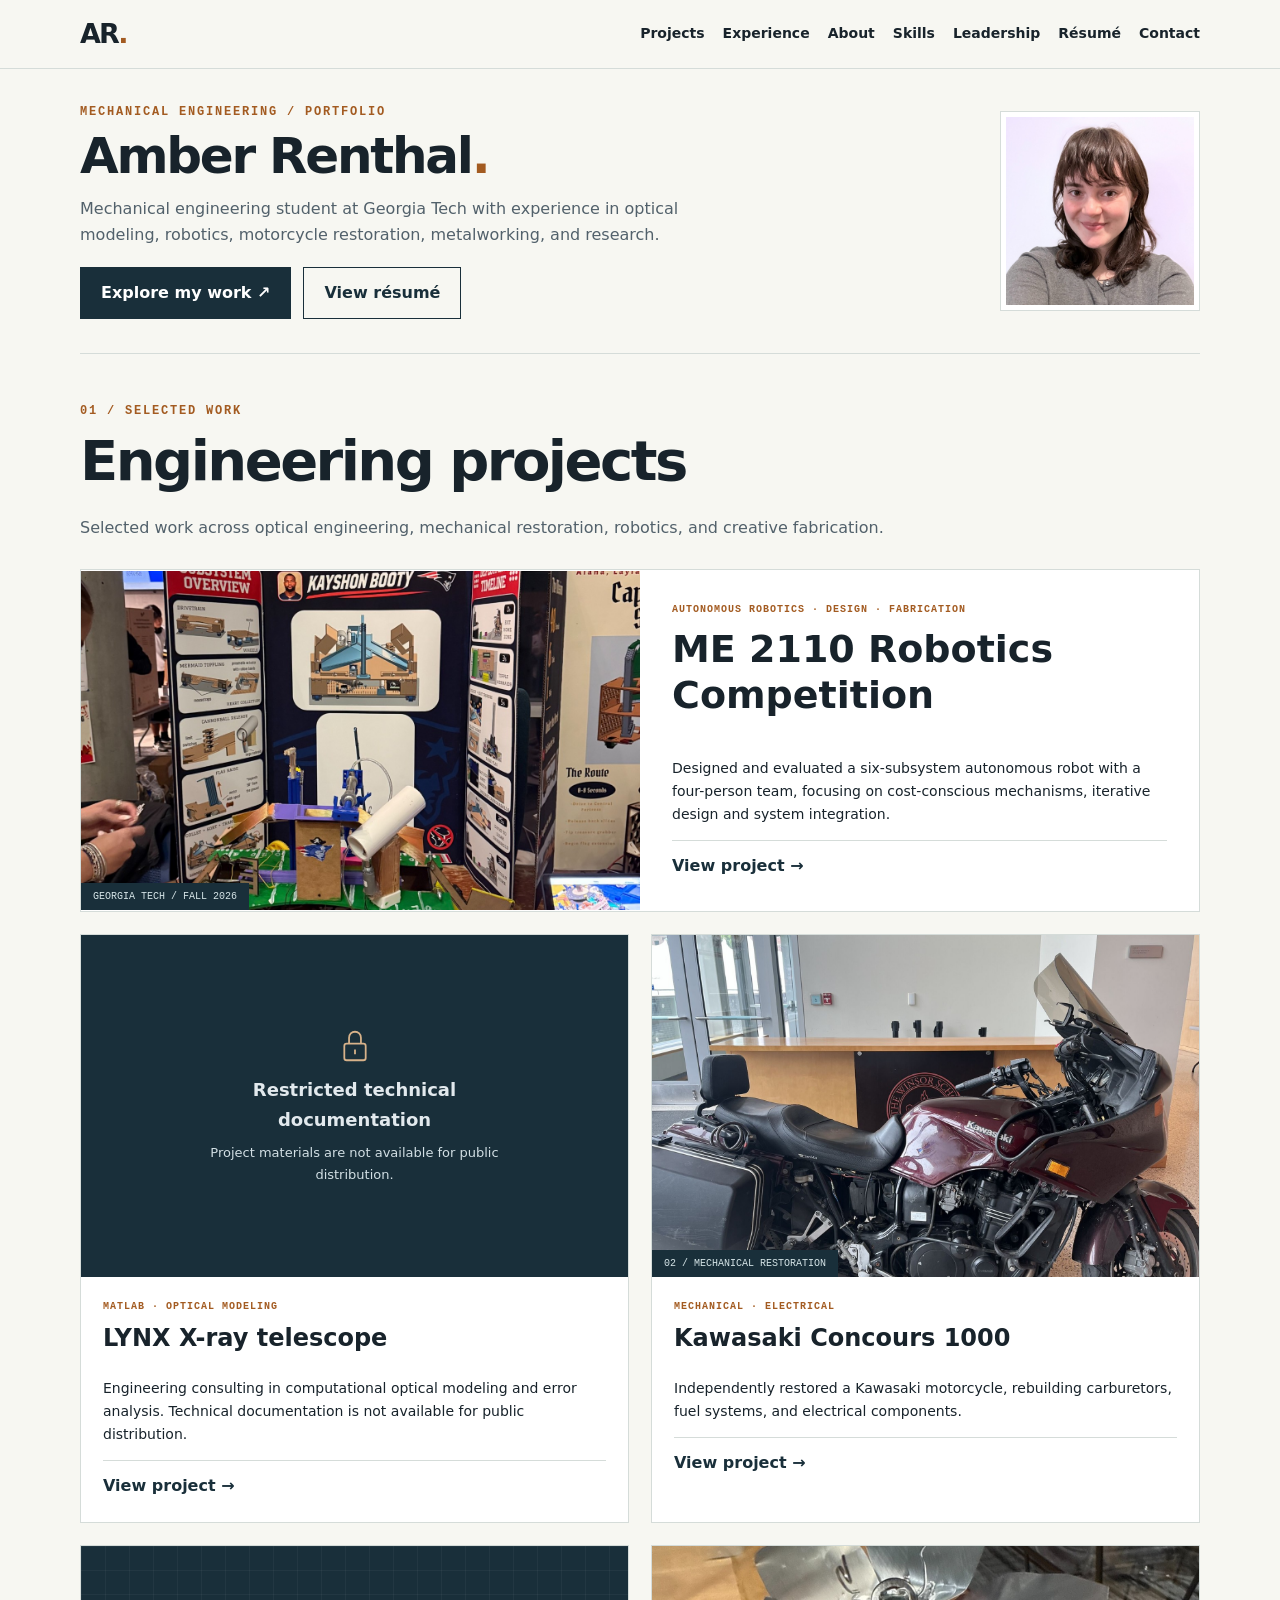
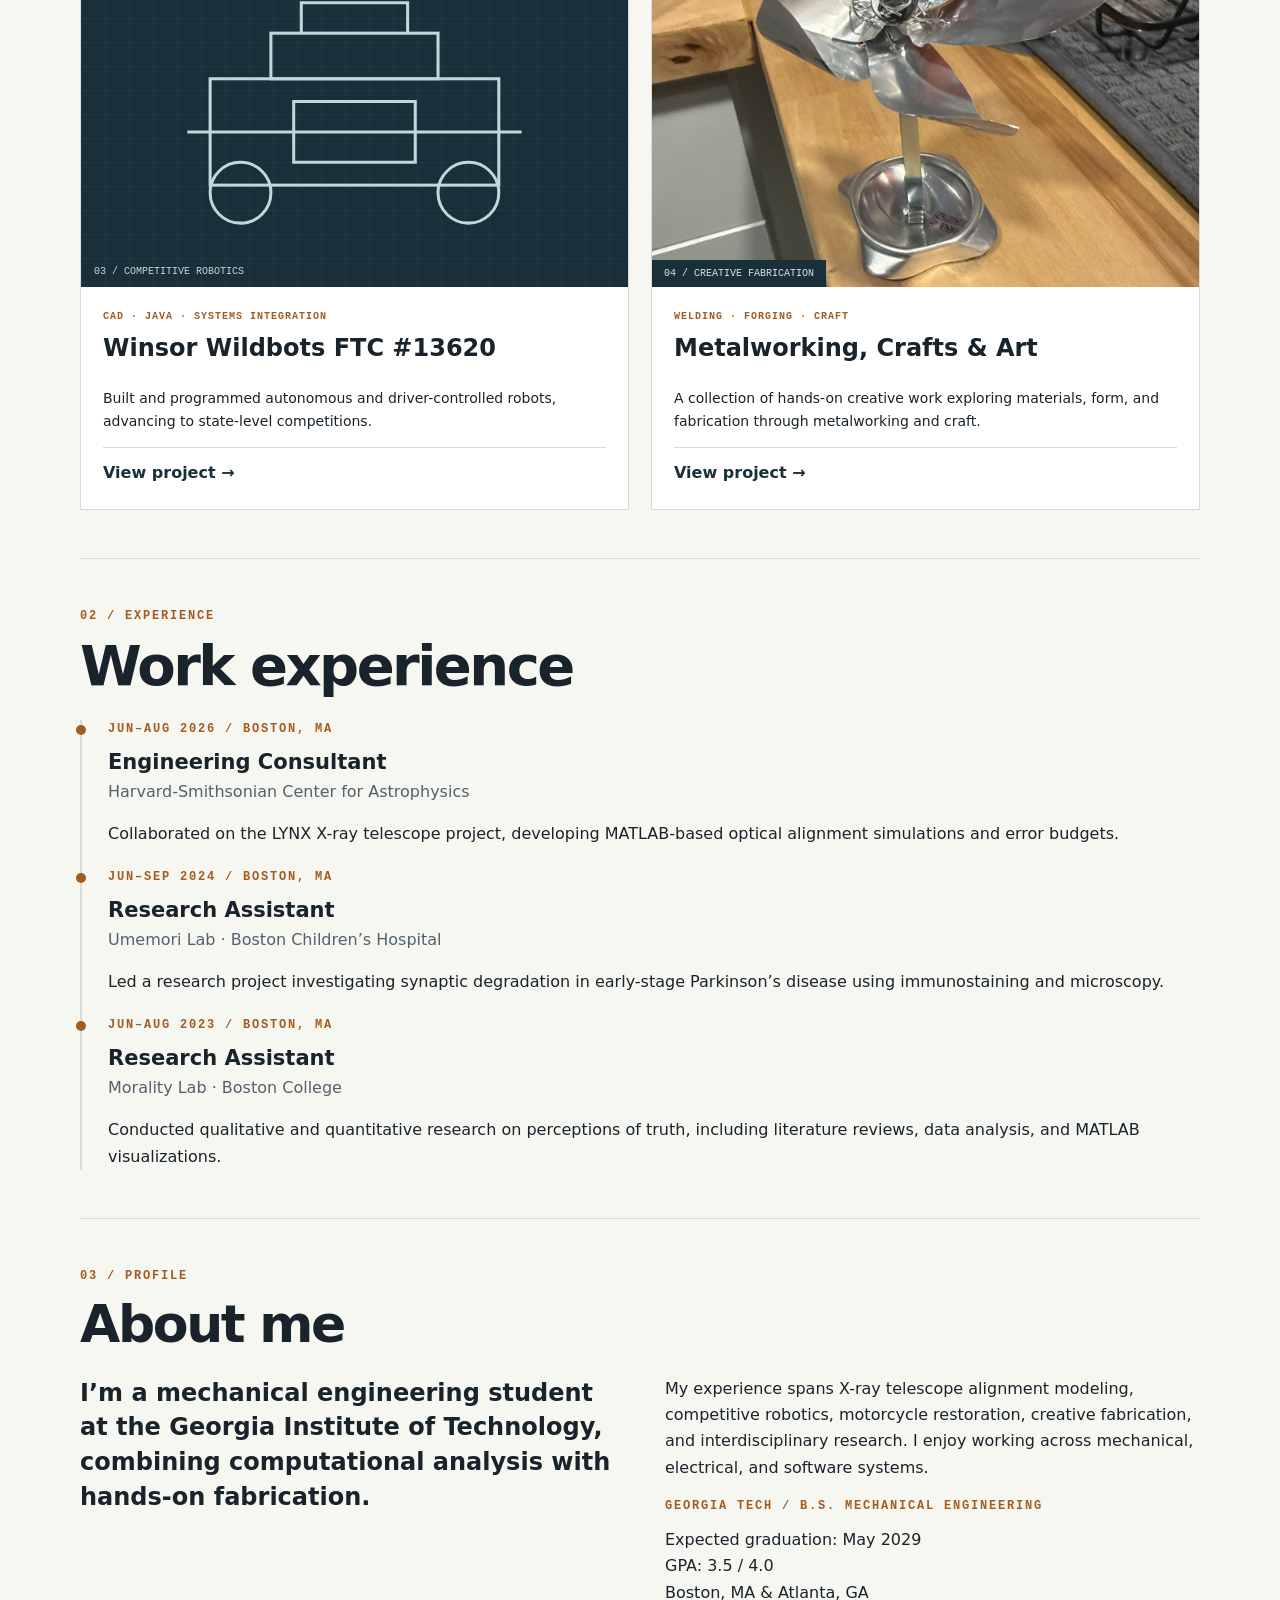
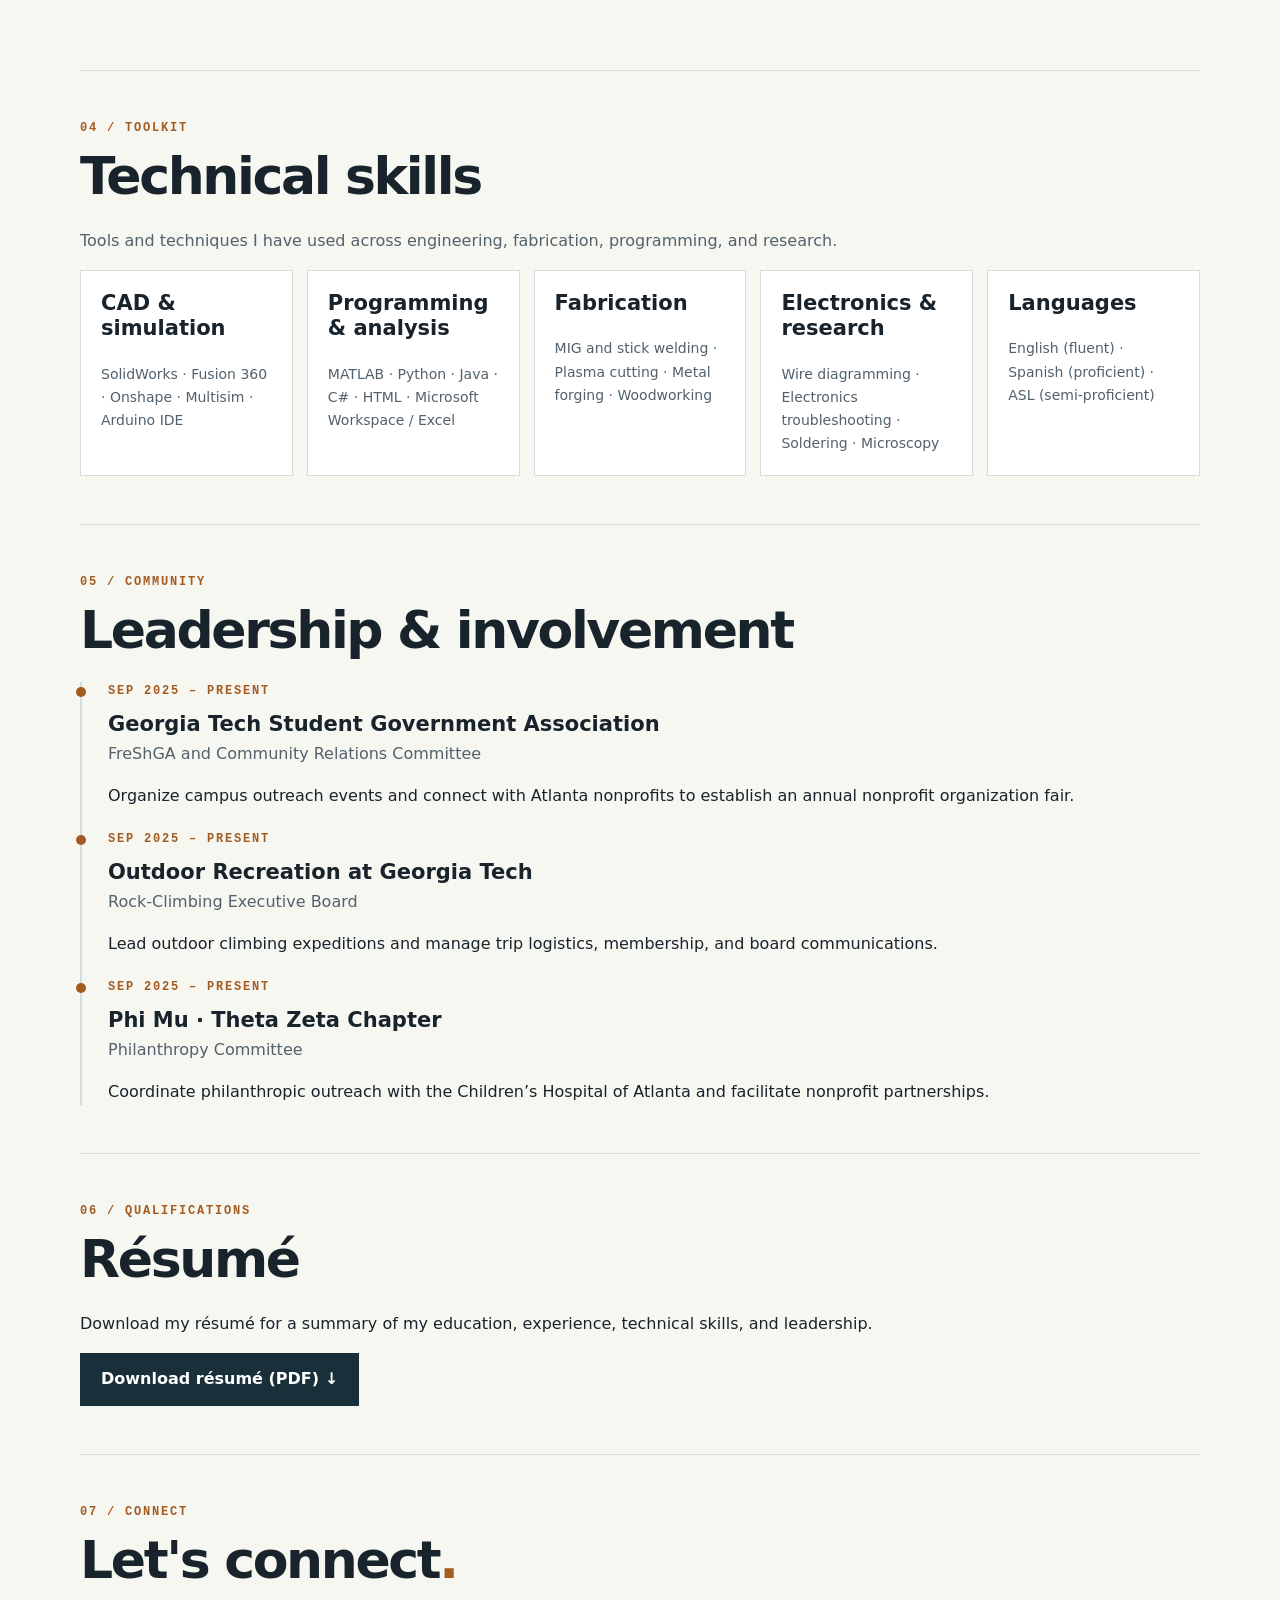
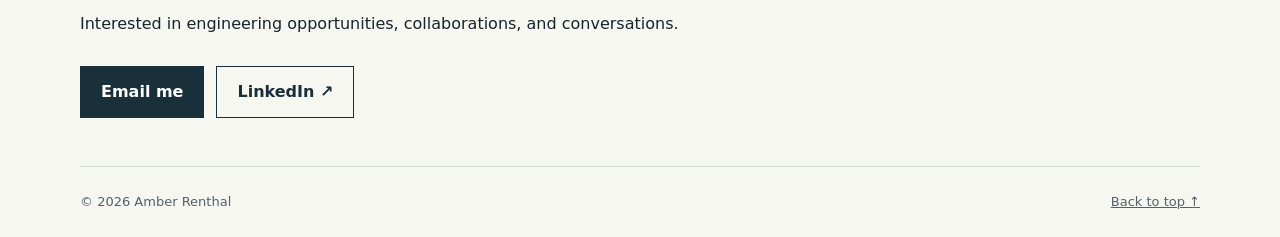
<file: index.html>
<!DOCTYPE html>

<html lang="en"><head><meta charset="utf-8"/><meta content="width=device-width,initial-scale=1" name="viewport"/><meta content="Amber Renthal, Georgia Tech mechanical engineering student. Optical modeling, robotics, fabrication, and research." name="description"/><title>Amber Renthal | Mechanical Engineering</title><link href="style.css" rel="stylesheet"/></head><body>
<a class="skip" href="#main">Skip to content</a><header><nav aria-label="Main navigation" class="wrap"><a class="brand" href="#home">AR<span>.</span></a><button aria-controls="links" aria-expanded="false" id="menu">Menu</button><div id="links"><a href="#projects">Projects</a><a href="#experience">Experience</a><a href="#about">About</a><a href="#skills">Skills</a><a href="#leadership">Leadership</a><a href="#resume">Résumé</a><a href="#contact">Contact</a></div></nav></header>
<main id="main"><section class="hero wrap" id="home"><div><p class="eyebrow">MECHANICAL ENGINEERING / PORTFOLIO</p><h1>Amber Renthal<span>.</span></h1><p class="intro">Mechanical engineering student at Georgia Tech with experience in optical modeling, robotics, motorcycle restoration, metalworking, and research.</p><div class="actions"><a class="btn" href="#projects">Explore my work ↗</a><a class="btn secondary" href="#resume">View résumé</a></div></div><figure class="portrait"><img alt="Amber Renthal" fetchpriority="high" height="1000" src="headshot.jpg" width="1000"/></figure></section>
<section class="section wrap" id="projects"><p class="eyebrow">01 / SELECTED WORK</p><h2>Engineering projects</h2><p class="muted">Selected work across optical engineering, mechanical restoration, robotics, and creative fabrication.</p><div class="projects"><article class="featured"><a class="project-cover" href="me2110.html"><figure class="project-photo"><img alt="ME 2110 robot at the final competition showcase" loading="lazy" src="me2110/robot8.jpg"/><figcaption>GEORGIA TECH / FALL 2026</figcaption></figure></a><div class="project-copy"><p class="tag">AUTONOMOUS ROBOTICS · DESIGN · FABRICATION</p><a class="project-title" href="me2110.html"><h3>ME 2110 Robotics Competition</h3></a><p>Designed and evaluated a six-subsystem autonomous robot with a four-person team, focusing on cost-conscious mechanisms, iterative design and system integration.</p><a class="project-link" href="me2110.html">View project →</a></div></article>
<article><a aria-label="View LYNX X-ray telescope project" class="project-cover" href="lynx.html"><div class="project-art restricted"><div class="restricted-inner"><svg aria-hidden="true" fill="none" stroke="currentColor" stroke-width="1.5" viewbox="0 0 32 32"><rect height="14" rx="2" width="18" x="7" y="14"></rect><path d="M11 14V9a5 5 0 0 1 10 0v5 M16 19v4"></path></svg><strong>Restricted technical documentation</strong><p>Project materials are not available for public distribution.</p></div></div></a><div class="project-copy"><p class="tag">MATLAB · OPTICAL MODELING</p><a class="project-title" href="lynx.html"><h3>LYNX X-ray telescope</h3></a><p>Engineering consulting in computational optical modeling and error analysis. Technical documentation is not available for public distribution.</p><a class="project-link" href="lynx.html">View project →</a></div></article>
<article><a aria-label="View Kawasaki Concours 1000 project" class="project-cover" href="kawasaki.html"><figure class="project-photo"><img alt="My burgundy Kawasaki Concours 1000 motorcycle" height="1056" loading="lazy" src="motorcycle.jpg" width="1428"/><figcaption>02 / MECHANICAL RESTORATION</figcaption></figure></a><div class="project-copy"><p class="tag">MECHANICAL · ELECTRICAL</p><a class="project-title" href="kawasaki.html"><h3>Kawasaki Concours 1000</h3></a><p>Independently restored a Kawasaki motorcycle, rebuilding carburetors, fuel systems, and electrical components.</p><a class="project-link" href="kawasaki.html">View project →</a></div></article>
<article><a aria-label="View Winsor Wildbots FTC #13620 project" class="project-cover" href="wildbots.html"><div aria-hidden="true" class="project-art"><svg fill="none" stroke="currentColor" stroke-width="2" viewbox="0 0 300 180"><rect height="70" width="190" x="55" y="65"></rect><rect height="30" width="110" x="95" y="35"></rect><path d="M115 35V15h70v20M110 80h80v40h-80z M40 100h220"></path><circle cx="75" cy="140" r="20"></circle><circle cx="225" cy="140" r="20"></circle></svg><span>03 / COMPETITIVE ROBOTICS</span></div></a><div class="project-copy"><p class="tag">CAD · JAVA · SYSTEMS INTEGRATION</p><a class="project-title" href="wildbots.html"><h3>Winsor Wildbots FTC #13620</h3></a><p>Built and programmed autonomous and driver-controlled robots, advancing to state-level competitions.</p><a class="project-link" href="wildbots.html">View project →</a></div></article><article><a aria-label="View Metalworking, Crafts &amp; Art project" class="project-cover" href="metalworking.html"><figure class="project-photo craft-cover"><img alt="My handmade flower sculpture made from a tin can" loading="lazy" src="metalworking/tin-can-flower.jpg"/><figcaption>04 / CREATIVE FABRICATION</figcaption></figure></a><div class="project-copy"><p class="tag">WELDING · FORGING · CRAFT</p><a class="project-title" href="metalworking.html"><h3>Metalworking, Crafts &amp; Art</h3></a><p>A collection of hands-on creative work exploring materials, form, and fabrication through metalworking and craft.</p><a class="project-link" href="metalworking.html">View project →</a></div></article></div></section>
<section class="section wrap" id="experience"><p class="eyebrow">02 / EXPERIENCE</p><h2>Work experience</h2><div class="timeline"><div><p class="tag">JUN–AUG 2026 / BOSTON, MA</p><h3>Engineering Consultant</h3><p class="muted">Harvard-Smithsonian Center for Astrophysics</p><p>Collaborated on the LYNX X-ray telescope project, developing MATLAB-based optical alignment simulations and error budgets.</p></div><div><p class="tag">JUN–SEP 2024 / BOSTON, MA</p><h3>Research Assistant</h3><p class="muted">Umemori Lab · Boston Children’s Hospital</p><p>Led a research project investigating synaptic degradation in early-stage Parkinson’s disease using immunostaining and microscopy.</p></div><div><p class="tag">JUN–AUG 2023 / BOSTON, MA</p><h3>Research Assistant</h3><p class="muted">Morality Lab · Boston College</p><p>Conducted qualitative and quantitative research on perceptions of truth, including literature reviews, data analysis, and MATLAB visualizations.</p></div></div></section><section class="section wrap" id="about"><p class="eyebrow">03 / PROFILE</p><h2>About me</h2><div class="split"><p class="large">I’m a mechanical engineering student at the Georgia Institute of Technology, combining computational analysis with hands-on fabrication.</p><div><p>My experience spans X-ray telescope alignment modeling, competitive robotics, motorcycle restoration, creative fabrication, and interdisciplinary research. I enjoy working across mechanical, electrical, and software systems.</p><p class="tag">GEORGIA TECH / B.S. MECHANICAL ENGINEERING</p><p>Expected graduation: May 2029<br/>GPA: 3.5 / 4.0<br/>Boston, MA &amp; Atlanta, GA</p></div></div></section>
<section class="section wrap" id="skills"><p class="eyebrow">04 / TOOLKIT</p><h2>Technical skills</h2><p class="muted">Tools and techniques I have used across engineering, fabrication, programming, and research.</p><div class="skillgrid"><div><h3>CAD &amp; simulation</h3><p>SolidWorks · Fusion 360 · Onshape · Multisim · Arduino IDE</p></div><div><h3>Programming &amp; analysis</h3><p>MATLAB · Python · Java · C# · HTML · Microsoft Workspace / Excel</p></div><div><h3>Fabrication</h3><p>MIG and stick welding · Plasma cutting · Metal forging · Woodworking</p></div><div><h3>Electronics &amp; research</h3><p>Wire diagramming · Electronics troubleshooting · Soldering · Microscopy</p></div><div><h3>Languages</h3><p>English (fluent) · Spanish (proficient) · ASL (semi-proficient)</p></div></div></section>
<section class="section wrap" id="leadership"><p class="eyebrow">05 / COMMUNITY</p><h2>Leadership &amp; involvement</h2><div class="timeline"><div><p class="tag">SEP 2025 – PRESENT</p><h3>Georgia Tech Student Government Association</h3><p class="muted">FreShGA and Community Relations Committee</p><p>Organize campus outreach events and connect with Atlanta nonprofits to establish an annual nonprofit organization fair.</p></div><div><p class="tag">SEP 2025 – PRESENT</p><h3>Outdoor Recreation at Georgia Tech</h3><p class="muted">Rock-Climbing Executive Board</p><p>Lead outdoor climbing expeditions and manage trip logistics, membership, and board communications.</p></div><div><p class="tag">SEP 2025 – PRESENT</p><h3>Phi Mu · Theta Zeta Chapter</h3><p class="muted">Philanthropy Committee</p><p>Coordinate philanthropic outreach with the Children’s Hospital of Atlanta and facilitate nonprofit partnerships.</p></div></div></section><section class="section wrap" id="resume"><p class="eyebrow">06 / QUALIFICATIONS</p><h2>Résumé</h2><div id="resume-note"><p>Download my résumé for a summary of my education, experience, technical skills, and leadership.</p><a class="btn" download="" href="resume.pdf">Download résumé (PDF) ↓</a></div></section>
<section class="section wrap" id="contact"><p class="eyebrow">07 / CONNECT</p><h2>Let's connect<span>.</span></h2><p>Interested in engineering opportunities, collaborations, and conversations.</p><div class="muted"><div class="actions"><a class="btn" href="mailto:arenthal3@gatech.edu">Email me</a><a class="btn secondary" href="https://www.linkedin.com/in/amberrenthal/">LinkedIn ↗</a></div></div></section></main><footer class="wrap"><span>© <span id="year">2026</span> Amber Renthal</span><a href="#home">Back to top ↑</a></footer><script src="script.js"></script></body></html>
</file>
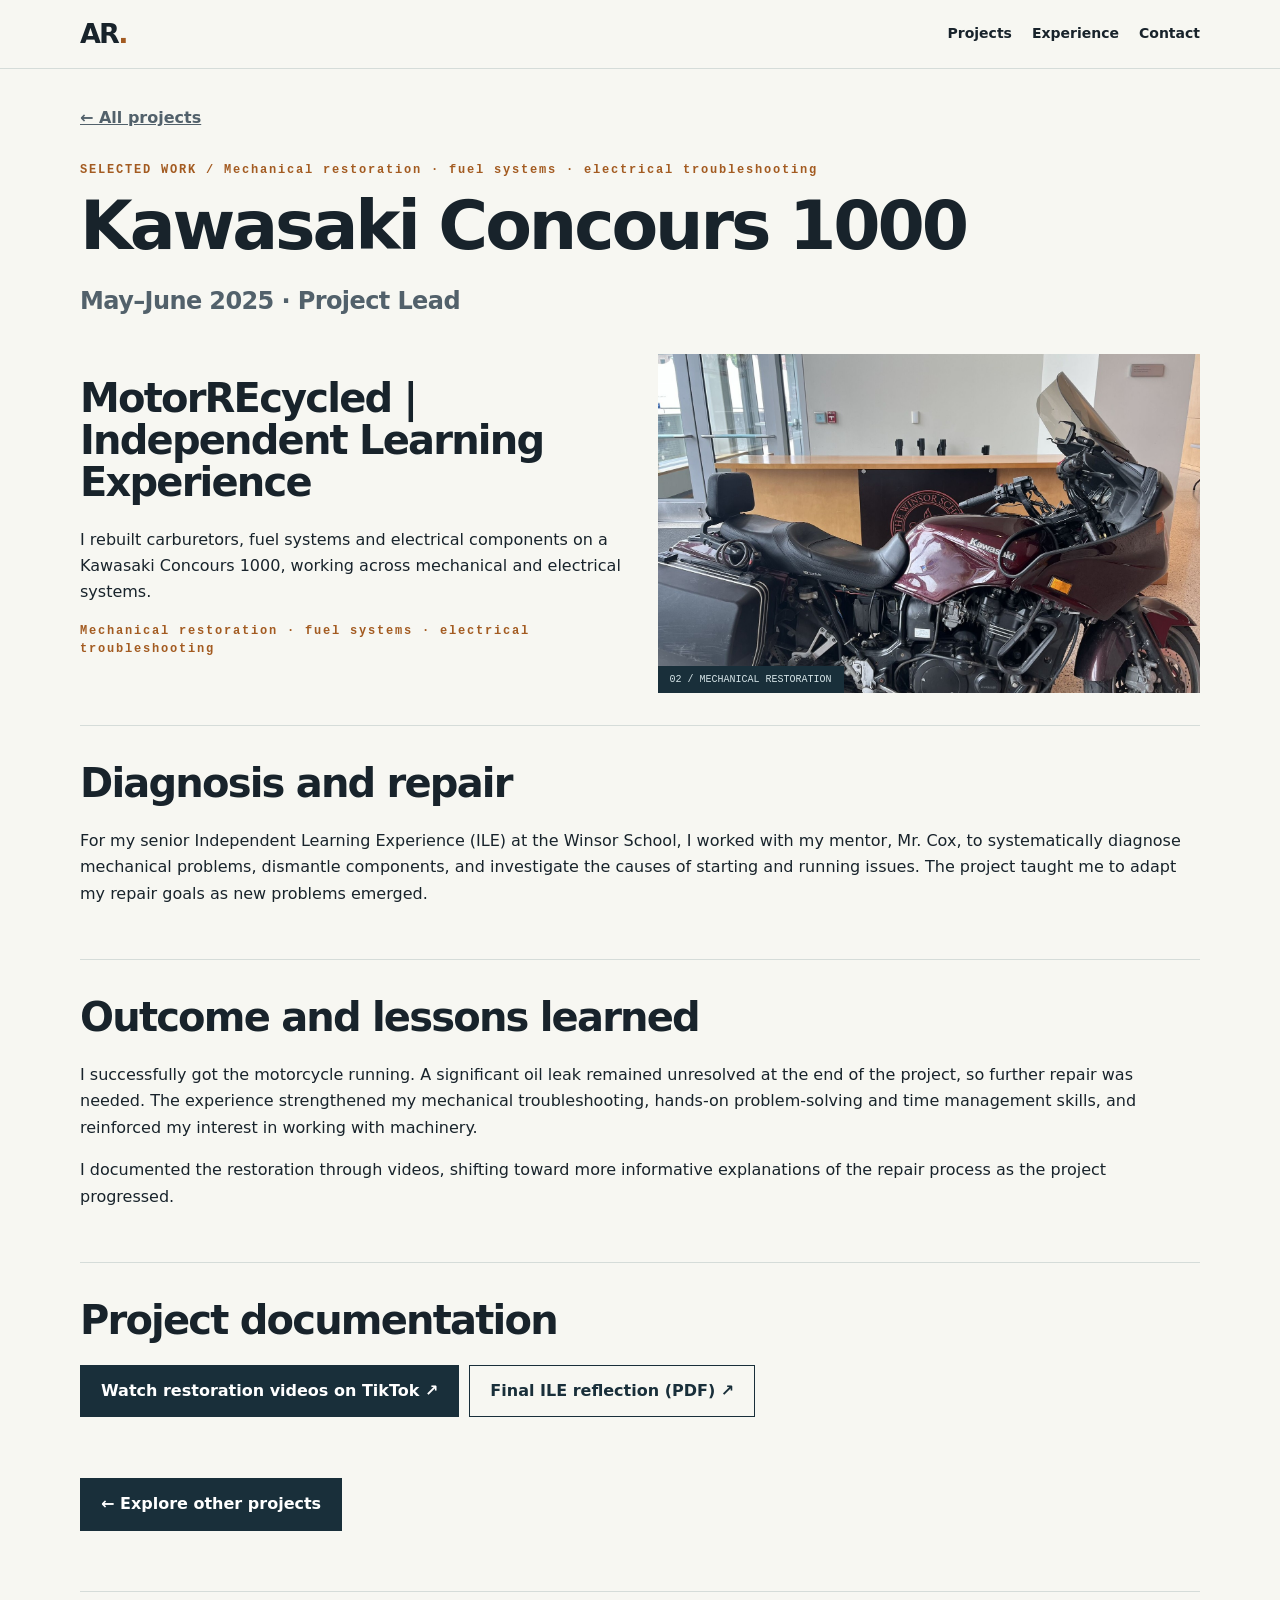
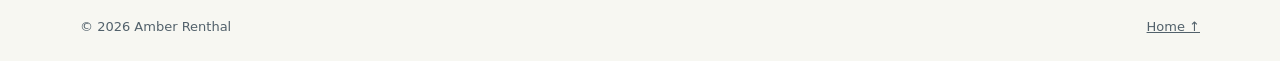
<file: kawasaki.html>
<!DOCTYPE html>
<html lang="en"><head><meta charset="utf-8"/><meta content="width=device-width,initial-scale=1" name="viewport"/><title>Kawasaki Concours 1000 | Amber Renthal</title><link href="style.css" rel="stylesheet"/></head><body><a class="skip" href="#main">Skip to content</a><header><nav aria-label="Main navigation" class="wrap"><a class="brand" href="index.html">AR<span>.</span></a><div class="detail-nav"><a href="index.html#projects">Projects</a><a href="index.html#experience">Experience</a><a href="index.html#contact">Contact</a></div></nav></header><main class="wrap case" id="main"><a class="back" href="index.html#projects">← All projects</a><p class="eyebrow">SELECTED WORK / Mechanical restoration · fuel systems · electrical troubleshooting</p><h1>Kawasaki Concours 1000</h1><p class="lead muted">May–June 2025 · Project Lead</p><div class="case-intro"><div><h2>MotorREcycled | Independent Learning Experience</h2><p>I rebuilt carburetors, fuel systems and electrical components on a Kawasaki Concours 1000, working across mechanical and electrical systems.</p><p class="tag">Mechanical restoration · fuel systems · electrical troubleshooting</p></div><figure class="project-photo"><img alt="My burgundy Kawasaki Concours 1000 motorcycle" height="1056" loading="lazy" src="motorcycle.jpg" width="1428"/><figcaption>02 / MECHANICAL RESTORATION</figcaption></figure></div><section class="case-section"><h2>Diagnosis and repair</h2><p>For my senior Independent Learning Experience (ILE) at the Winsor School, I worked with my mentor, Mr. Cox, to systematically diagnose mechanical problems, dismantle components, and investigate the causes of starting and running issues. The project taught me to adapt my repair goals as new problems emerged.</p></section><section class="case-section"><h2>Outcome and lessons learned</h2><p>I successfully got the motorcycle running. A significant oil leak remained unresolved at the end of the project, so further repair was needed. The experience strengthened my mechanical troubleshooting, hands-on problem-solving and time management skills, and reinforced my interest in working with machinery.</p><p>I documented the restoration through videos, shifting toward more informative explanations of the repair process as the project progressed.</p></section><section class="case-section"><h2>Project documentation</h2><div class="doclinks"><a class="btn" href="https://www.tiktok.com/@motor.cycled" rel="noopener noreferrer" target="_blank">Watch restoration videos on TikTok ↗</a><a class="btn secondary" href="motorrecycled-reflection.pdf" rel="noopener" target="_blank">Final ILE reflection (PDF) ↗</a></div></section><div class="case-end"><a class="btn" href="index.html#projects">← Explore other projects</a></div></main><footer class="wrap"><span>© 2026 Amber Renthal</span><a href="index.html">Home ↑</a></footer></body></html>
</file>
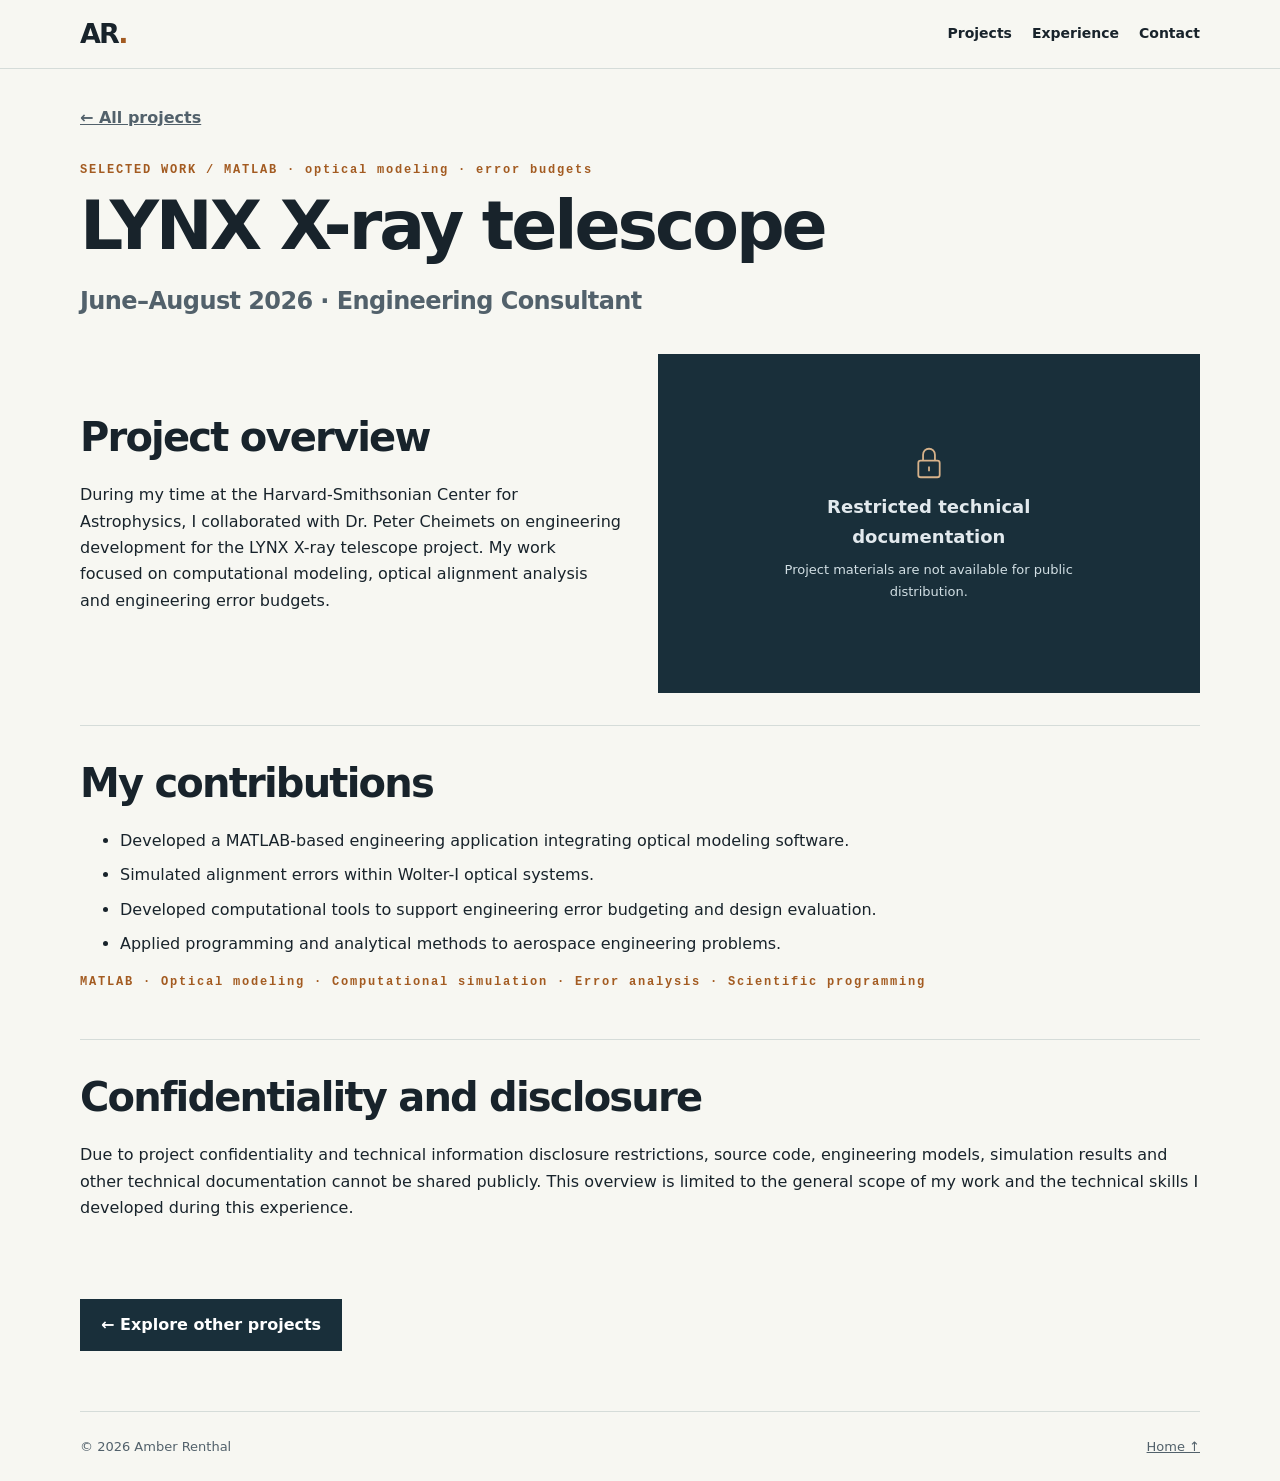
<file: lynx.html>
<!DOCTYPE html>
<html lang="en"><head><meta charset="utf-8"/><meta content="width=device-width,initial-scale=1" name="viewport"/><title>LYNX X-ray telescope | Amber Renthal</title><link href="style.css" rel="stylesheet"/></head><body><a class="skip" href="#main">Skip to content</a><header><nav aria-label="Main navigation" class="wrap"><a class="brand" href="index.html">AR<span>.</span></a><div class="detail-nav"><a href="index.html#projects">Projects</a><a href="index.html#experience">Experience</a><a href="index.html#contact">Contact</a></div></nav></header><main class="wrap case" id="main"><a class="back" href="index.html#projects">← All projects</a><p class="eyebrow">SELECTED WORK / MATLAB · optical modeling · error budgets</p><h1>LYNX X-ray telescope</h1><p class="lead muted">June–August 2026 · Engineering Consultant</p><div class="case-intro"><div><h2>Project overview</h2><p>During my time at the Harvard-Smithsonian Center for Astrophysics, I collaborated with Dr. Peter Cheimets on engineering development for the LYNX X-ray telescope project. My work focused on computational modeling, optical alignment analysis and engineering error budgets.</p></div><div class="project-art restricted"><div class="restricted-inner"><svg aria-hidden="true" fill="none" stroke="currentColor" stroke-width="1.5" viewbox="0 0 32 32"><rect height="14" rx="2" width="18" x="7" y="14"></rect><path d="M11 14V9a5 5 0 0 1 10 0v5 M16 19v4"></path></svg><strong>Restricted technical documentation</strong><p>Project materials are not available for public distribution.</p></div></div></div><section class="case-section"><h2>My contributions</h2><ul><li>Developed a MATLAB-based engineering application integrating optical modeling software.</li><li>Simulated alignment errors within Wolter-I optical systems.</li><li>Developed computational tools to support engineering error budgeting and design evaluation.</li><li>Applied programming and analytical methods to aerospace engineering problems.</li></ul><p class="tag">MATLAB · Optical modeling · Computational simulation · Error analysis · Scientific programming</p></section><section class="case-section"><h2>Confidentiality and disclosure</h2><p>Due to project confidentiality and technical information disclosure restrictions, source code, engineering models, simulation results and other technical documentation cannot be shared publicly. This overview is limited to the general scope of my work and the technical skills I developed during this experience.</p></section><div class="case-end"><a class="btn" href="index.html#projects">← Explore other projects</a></div></main><footer class="wrap"><span>© 2026 Amber Renthal</span><a href="index.html">Home ↑</a></footer></body></html>
</file>
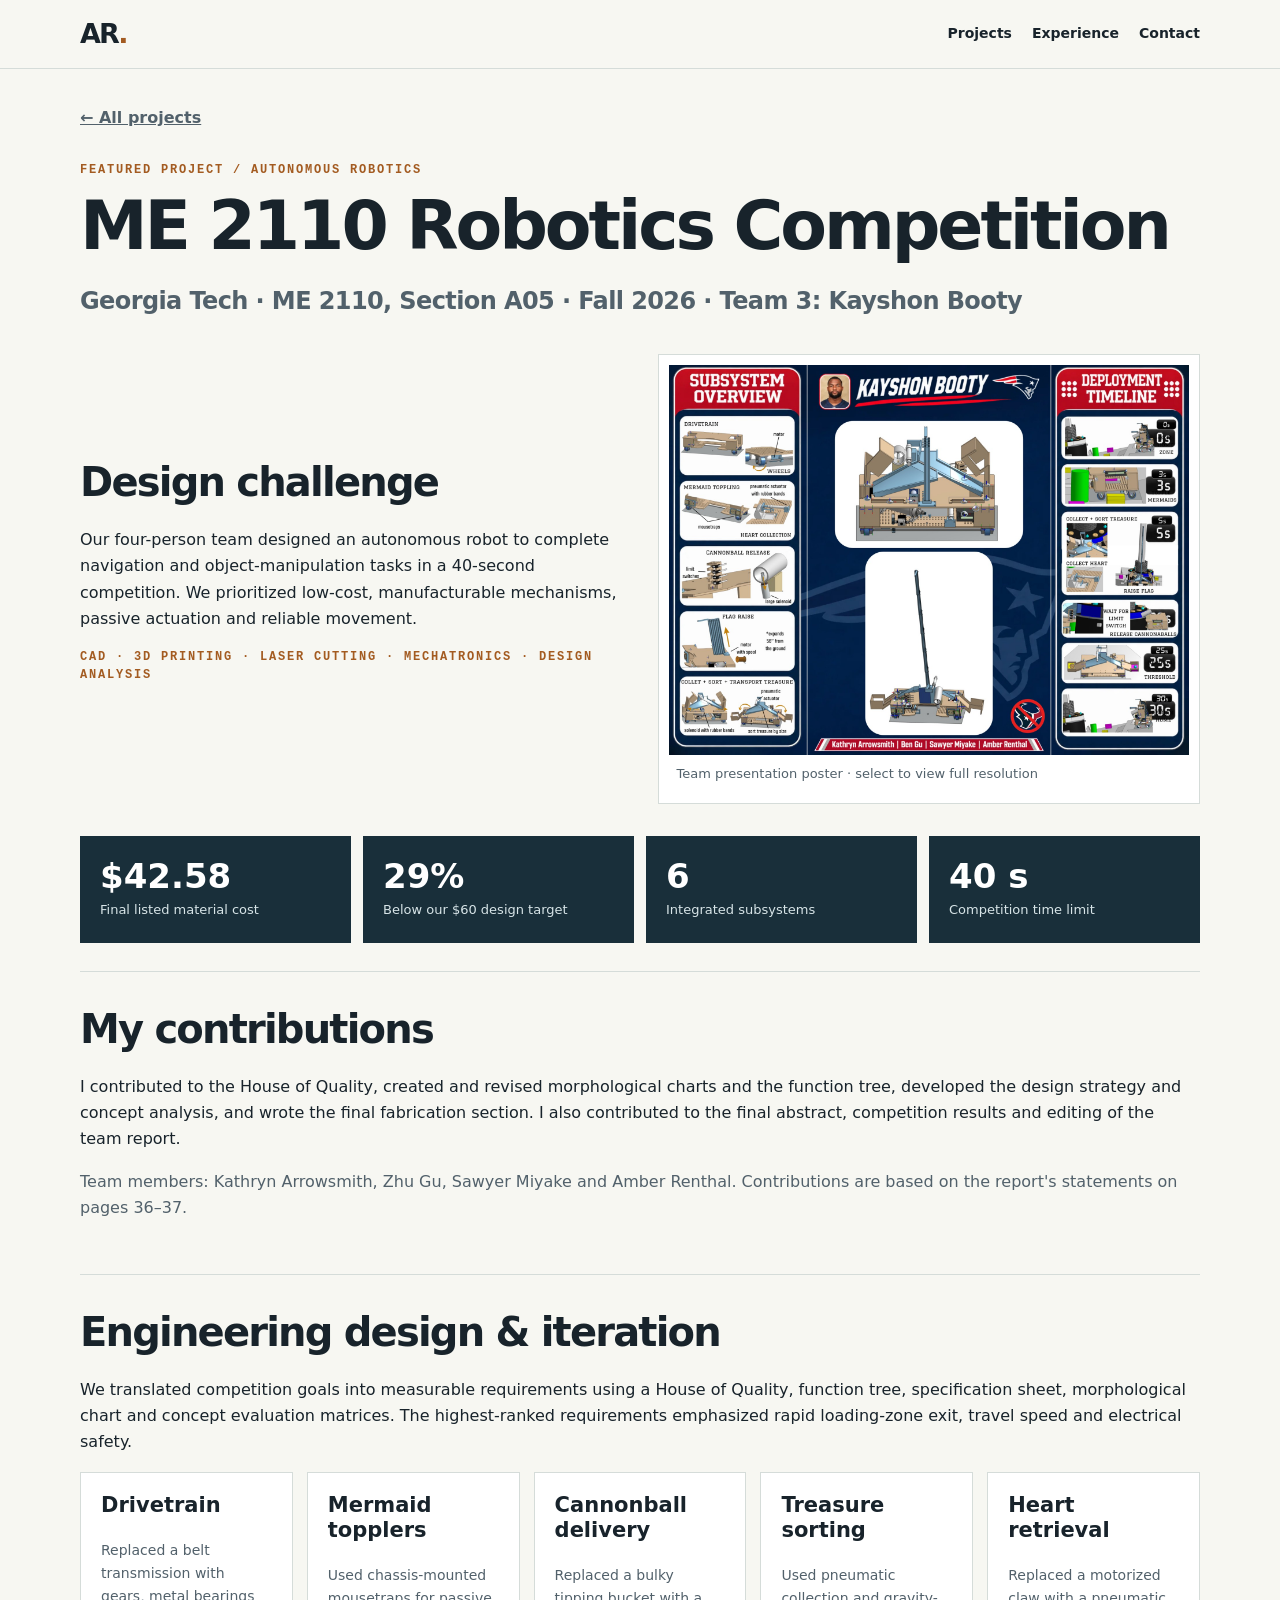
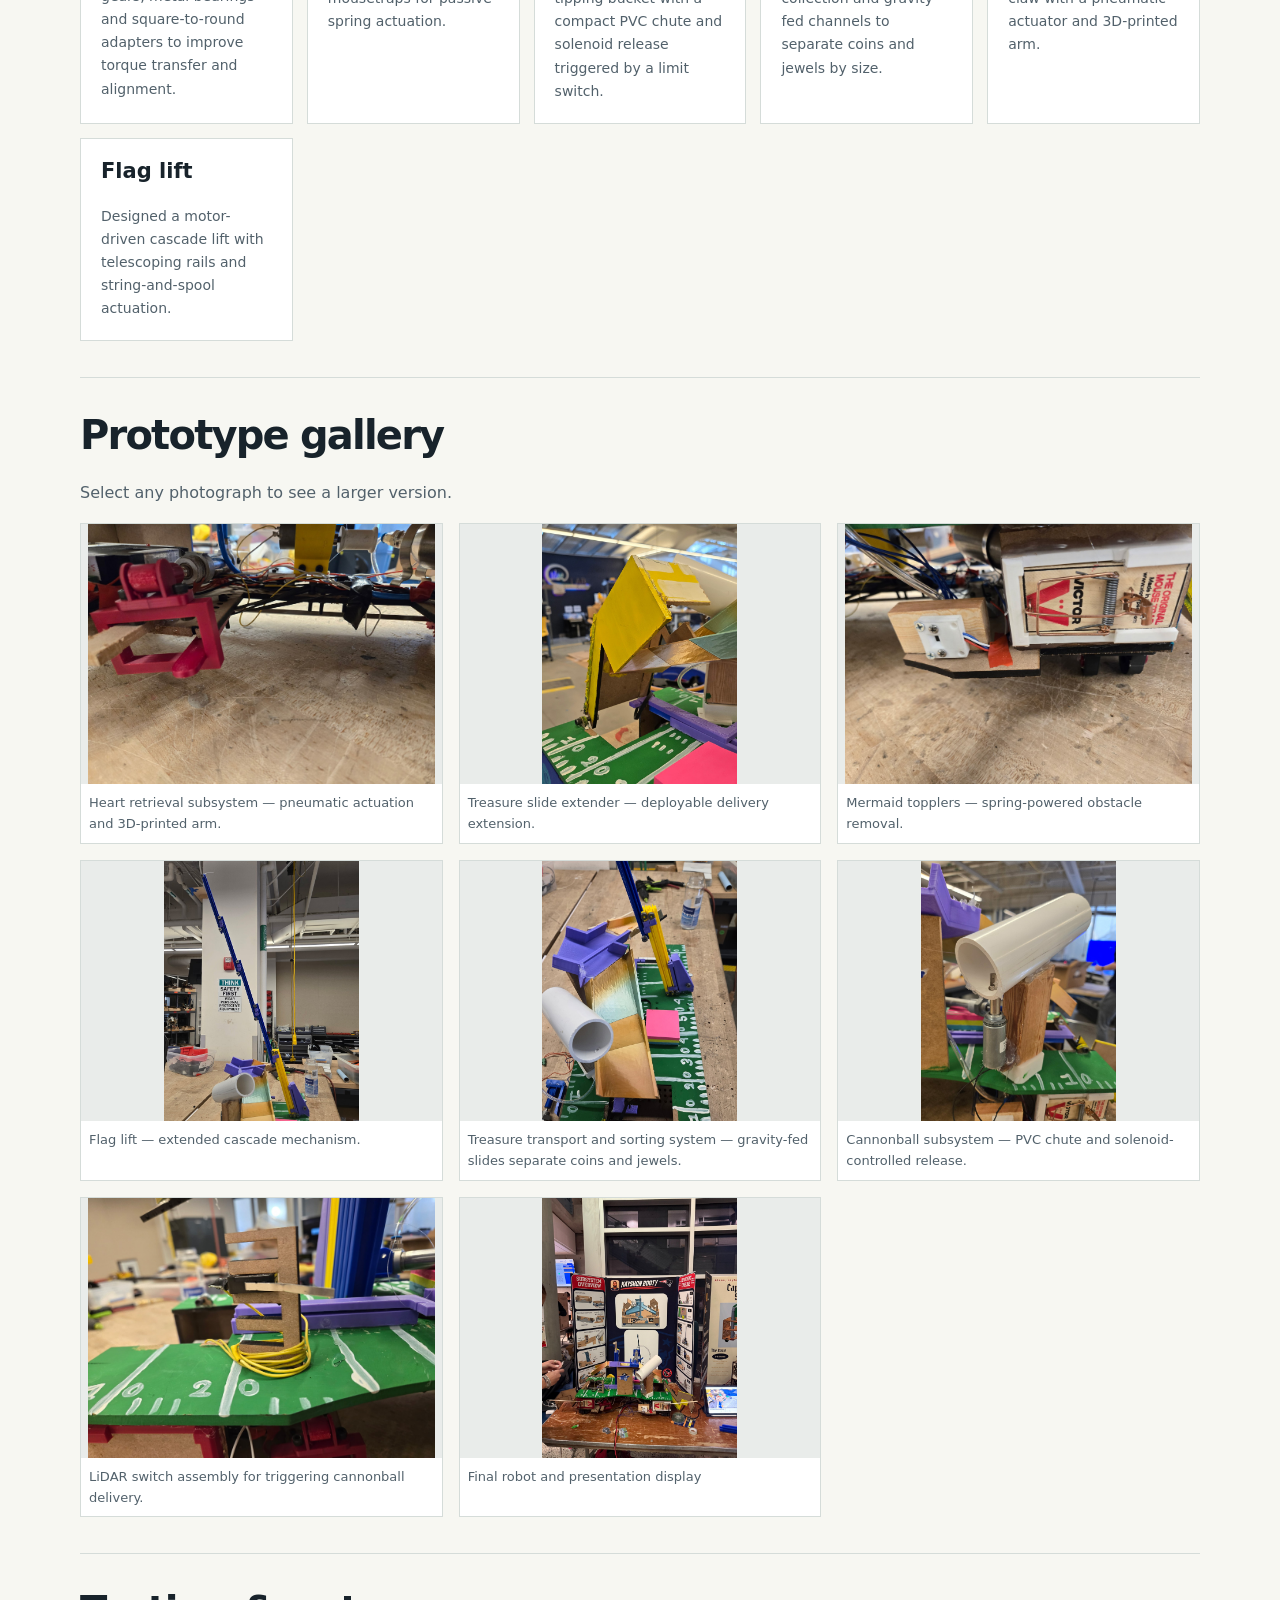
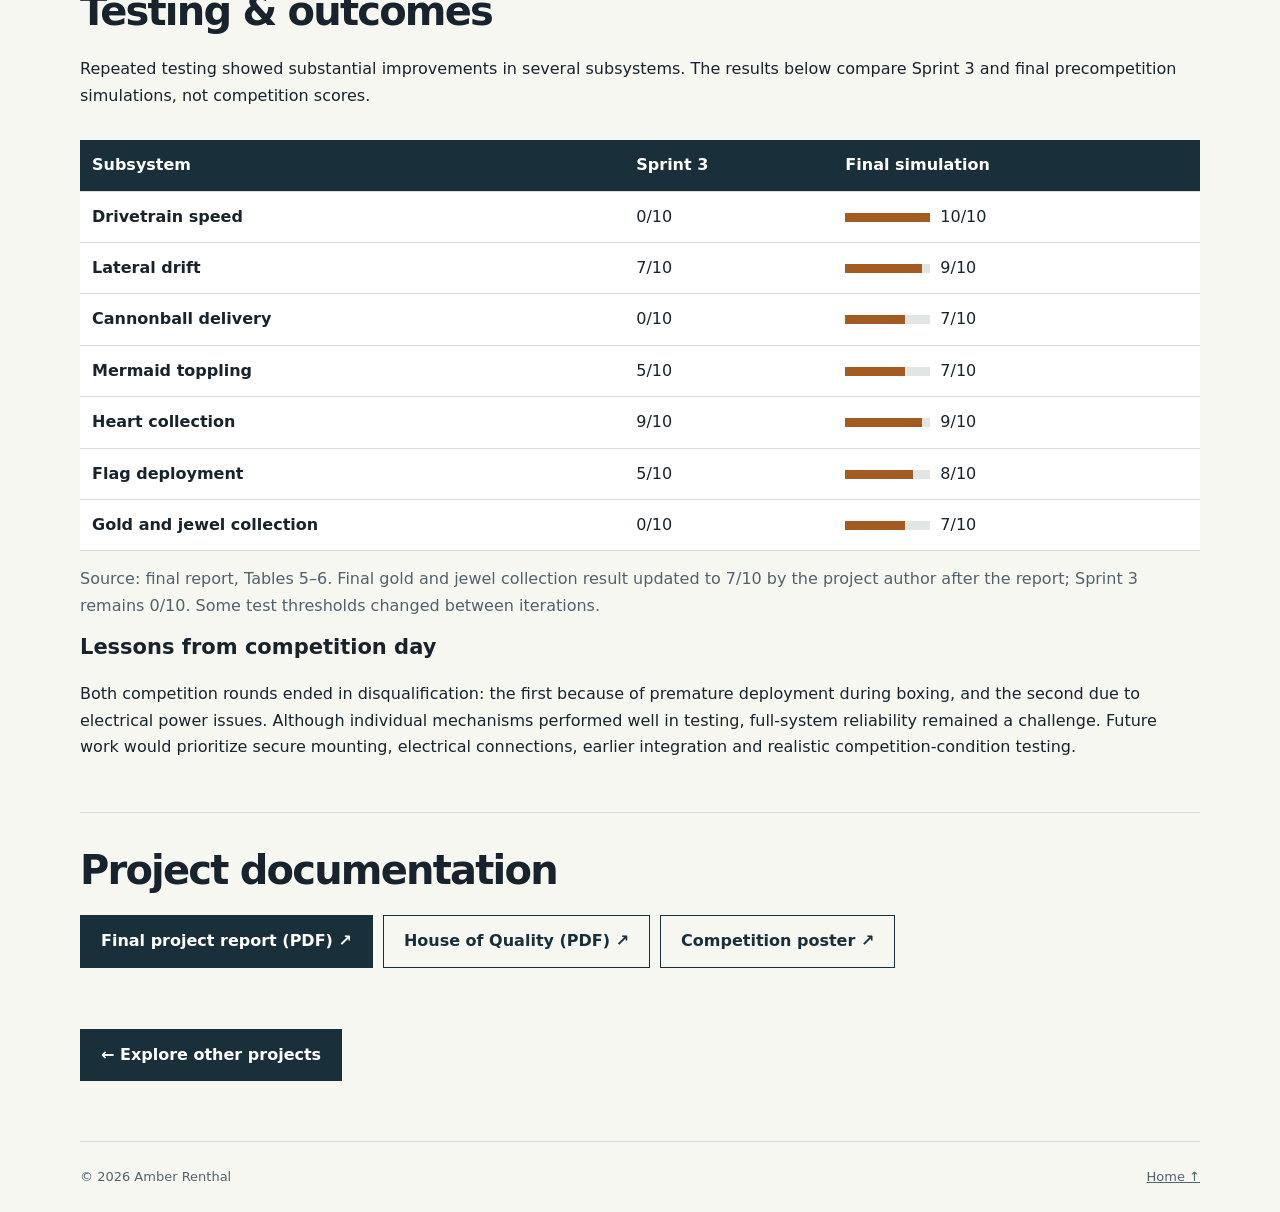
<file: me2110.html>
<!DOCTYPE html>
<html lang="en"><head><meta charset="utf-8"/><meta content="width=device-width,initial-scale=1" name="viewport"/><title>ME 2110 Robotics Competition | Amber Renthal</title><link href="style.css" rel="stylesheet"/></head><body><a class="skip" href="#main">Skip to content</a><header><nav aria-label="Main navigation" class="wrap"><a class="brand" href="index.html">AR<span>.</span></a><div class="detail-nav"><a href="index.html#projects">Projects</a><a href="index.html#experience">Experience</a><a href="index.html#contact">Contact</a></div></nav></header><main class="wrap case" id="main"><a class="back" href="index.html#projects">← All projects</a><p class="eyebrow">FEATURED PROJECT / AUTONOMOUS ROBOTICS</p><h1>ME 2110 Robotics Competition</h1><p class="lead muted">Georgia Tech · ME 2110, Section A05 · Fall 2026 · Team 3: Kayshon Booty</p><div class="case-intro"><div><h2>Design challenge</h2><p>Our four-person team designed an autonomous robot to complete navigation and object-manipulation tasks in a 40-second competition. We prioritized low-cost, manufacturable mechanisms, passive actuation and reliable movement.</p><p class="tag">CAD · 3D PRINTING · LASER CUTTING · MECHATRONICS · DESIGN ANALYSIS</p></div><figure class="case-image"><a href="me2110/competition-poster.png"><img alt="Team competition poster with CAD renderings, subsystem overview and deployment timeline" src="me2110/poster-preview.jpg"/></a><figcaption>Team presentation poster · select to view full resolution</figcaption></figure></div><div class="metrics"><div><strong>$42.58</strong><span>Final listed material cost</span></div><div><strong>29%</strong><span>Below our $60 design target</span></div><div><strong>6</strong><span>Integrated subsystems</span></div><div><strong>40 s</strong><span>Competition time limit</span></div></div><section class="case-section"><h2>My contributions</h2><p>I contributed to the House of Quality, created and revised morphological charts and the function tree, developed the design strategy and concept analysis, and wrote the final fabrication section. I also contributed to the final abstract, competition results and editing of the team report.</p><p class="muted">Team members: Kathryn Arrowsmith, Zhu Gu, Sawyer Miyake and Amber Renthal. Contributions are based on the report's statements on pages 36–37.</p></section><section class="case-section"><h2>Engineering design &amp; iteration</h2><p>We translated competition goals into measurable requirements using a House of Quality, function tree, specification sheet, morphological chart and concept evaluation matrices. The highest-ranked requirements emphasized rapid loading-zone exit, travel speed and electrical safety.</p><div class="skillgrid"><div><h3>Drivetrain</h3><p>Replaced a belt transmission with gears, metal bearings and square-to-round adapters to improve torque transfer and alignment.</p></div><div><h3>Mermaid topplers</h3><p>Used chassis-mounted mousetraps for passive spring actuation.</p></div><div><h3>Cannonball delivery</h3><p>Replaced a bulky tipping bucket with a compact PVC chute and solenoid release triggered by a limit switch.</p></div><div><h3>Treasure sorting</h3><p>Used pneumatic collection and gravity-fed channels to separate coins and jewels by size.</p></div><div><h3>Heart retrieval</h3><p>Replaced a motorized claw with a pneumatic actuator and 3D-printed arm.</p></div><div><h3>Flag lift</h3><p>Designed a motor-driven cascade lift with telescoping rails and string-and-spool actuation.</p></div></div></section><section class="case-section"><h2>Prototype gallery</h2><p class="muted">Select any photograph to see a larger version.</p><div class="gallery"><figure><a href="me2110/robot1.jpg" rel="noopener" target="_blank"><img alt="Heart retrieval subsystem — pneumatic actuation and 3D-printed arm." loading="lazy" src="me2110/robot1.jpg"/></a><figcaption>Heart retrieval subsystem — pneumatic actuation and 3D-printed arm.</figcaption></figure><figure><a href="me2110/robot2.jpg" rel="noopener" target="_blank"><img alt="Treasure slide extender — deployable delivery extension." loading="lazy" src="me2110/robot2.jpg"/></a><figcaption>Treasure slide extender — deployable delivery extension.</figcaption></figure><figure><a href="me2110/robot3.jpg" rel="noopener" target="_blank"><img alt="Mermaid topplers — spring-powered obstacle removal." loading="lazy" src="me2110/robot3.jpg"/></a><figcaption>Mermaid topplers — spring-powered obstacle removal.</figcaption></figure><figure><a href="me2110/robot4.jpg" rel="noopener" target="_blank"><img alt="Flag lift — extended cascade mechanism." loading="lazy" src="me2110/robot4.jpg"/></a><figcaption>Flag lift — extended cascade mechanism.</figcaption></figure><figure><a href="me2110/robot5.jpg" rel="noopener" target="_blank"><img alt="Treasure transport and sorting system — gravity-fed slides separate coins and jewels." loading="lazy" src="me2110/robot5.jpg"/></a><figcaption>Treasure transport and sorting system — gravity-fed slides separate coins and jewels.</figcaption></figure><figure><a href="me2110/robot6.jpg" rel="noopener" target="_blank"><img alt="Cannonball subsystem — PVC chute and solenoid-controlled release." loading="lazy" src="me2110/robot6.jpg"/></a><figcaption>Cannonball subsystem — PVC chute and solenoid-controlled release.</figcaption></figure><figure><a href="me2110/robot7.jpg" rel="noopener" target="_blank"><img alt="LiDAR switch assembly for triggering cannonball delivery." loading="lazy" src="me2110/robot7.jpg"/></a><figcaption>LiDAR switch assembly for triggering cannonball delivery.</figcaption></figure><figure><a href="me2110/robot8.jpg" rel="noopener" target="_blank"><img alt="Final robot and presentation display" loading="lazy" src="me2110/robot8.jpg"/></a><figcaption>Final robot and presentation display</figcaption></figure></div></section><section class="case-section"><h2>Testing &amp; outcomes</h2><p>Repeated testing showed substantial improvements in several subsystems. The results below compare Sprint 3 and final precompetition simulations, not competition scores.</p><div class="table-scroll"><table><thead><tr><th>Subsystem</th><th>Sprint 3</th><th>Final simulation</th></tr></thead><tbody><tr><th scope="row">Drivetrain speed</th><td>0/10</td><td><div class="bar-track"><span style="width:100%"></span></div>10/10</td></tr><tr><th scope="row">Lateral drift</th><td>7/10</td><td><div class="bar-track"><span style="width:90%"></span></div>9/10</td></tr><tr><th scope="row">Cannonball delivery</th><td>0/10</td><td><div class="bar-track"><span style="width:70%"></span></div>7/10</td></tr><tr><th scope="row">Mermaid toppling</th><td>5/10</td><td><div class="bar-track"><span style="width:70%"></span></div>7/10</td></tr><tr><th scope="row">Heart collection</th><td>9/10</td><td><div class="bar-track"><span style="width:90%"></span></div>9/10</td></tr><tr><th scope="row">Flag deployment</th><td>5/10</td><td><div class="bar-track"><span style="width:80%"></span></div>8/10</td></tr><tr><th scope="row">Gold and jewel collection</th><td>0/10</td><td><div class="bar-track"><span style="width:70%"></span></div>7/10</td></tr></tbody></table></div><p class="muted">Source: final report, Tables 5–6. Final gold and jewel collection result updated to 7/10 by the project author after the report; Sprint 3 remains 0/10. Some test thresholds changed between iterations.</p><h3>Lessons from competition day</h3><p>Both competition rounds ended in disqualification: the first because of premature deployment during boxing, and the second due to electrical power issues. Although individual mechanisms performed well in testing, full-system reliability remained a challenge. Future work would prioritize secure mounting, electrical connections, earlier integration and realistic competition-condition testing.</p></section><section class="case-section"><h2>Project documentation</h2><div class="doclinks"><a class="btn" href="me2110/final-report.pdf" rel="noopener" target="_blank">Final project report (PDF) ↗</a><a class="btn secondary" href="me2110/house-of-quality.pdf" rel="noopener" target="_blank">House of Quality (PDF) ↗</a><a class="btn secondary" href="me2110/competition-poster.png" rel="noopener" target="_blank">Competition poster ↗</a></div></section><div class="case-end"><a class="btn" href="index.html#projects">← Explore other projects</a></div></main><footer class="wrap"><span>© 2026 Amber Renthal</span><a href="index.html">Home ↑</a></footer></body></html>
</file>
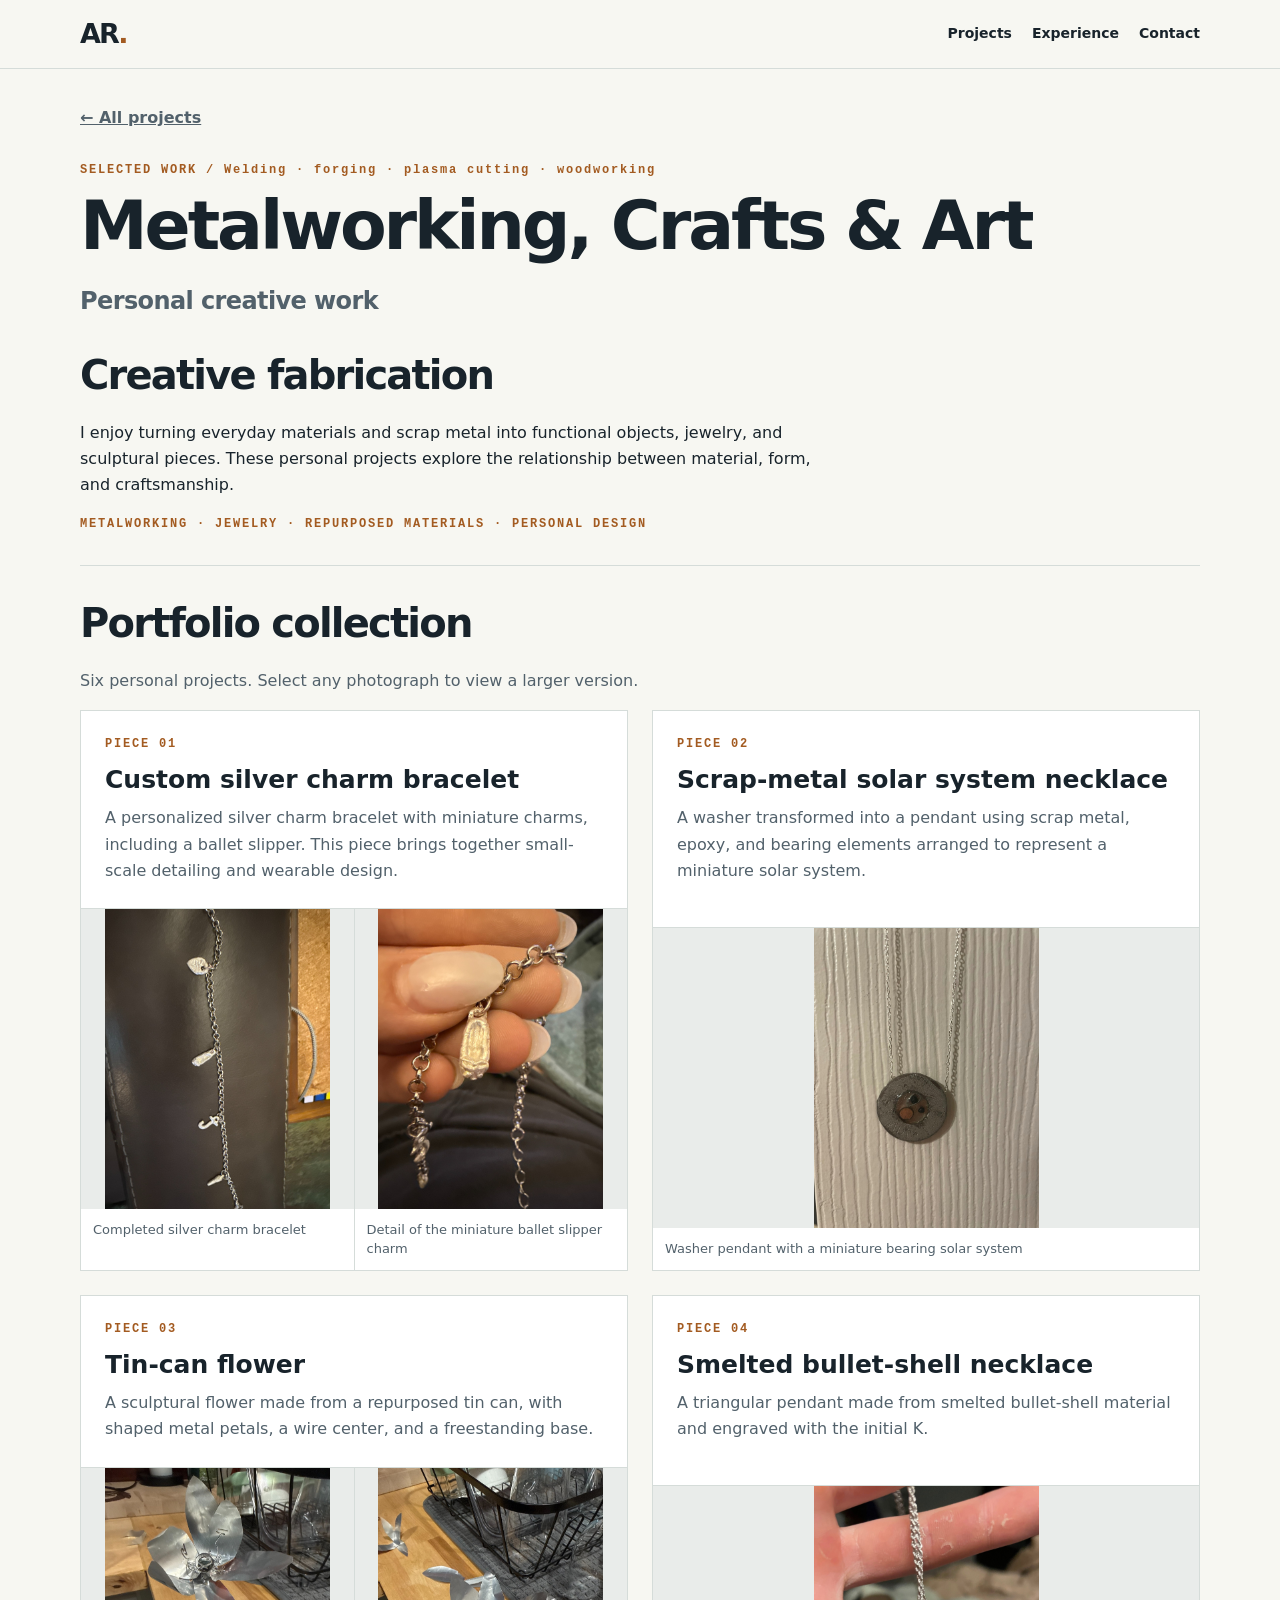
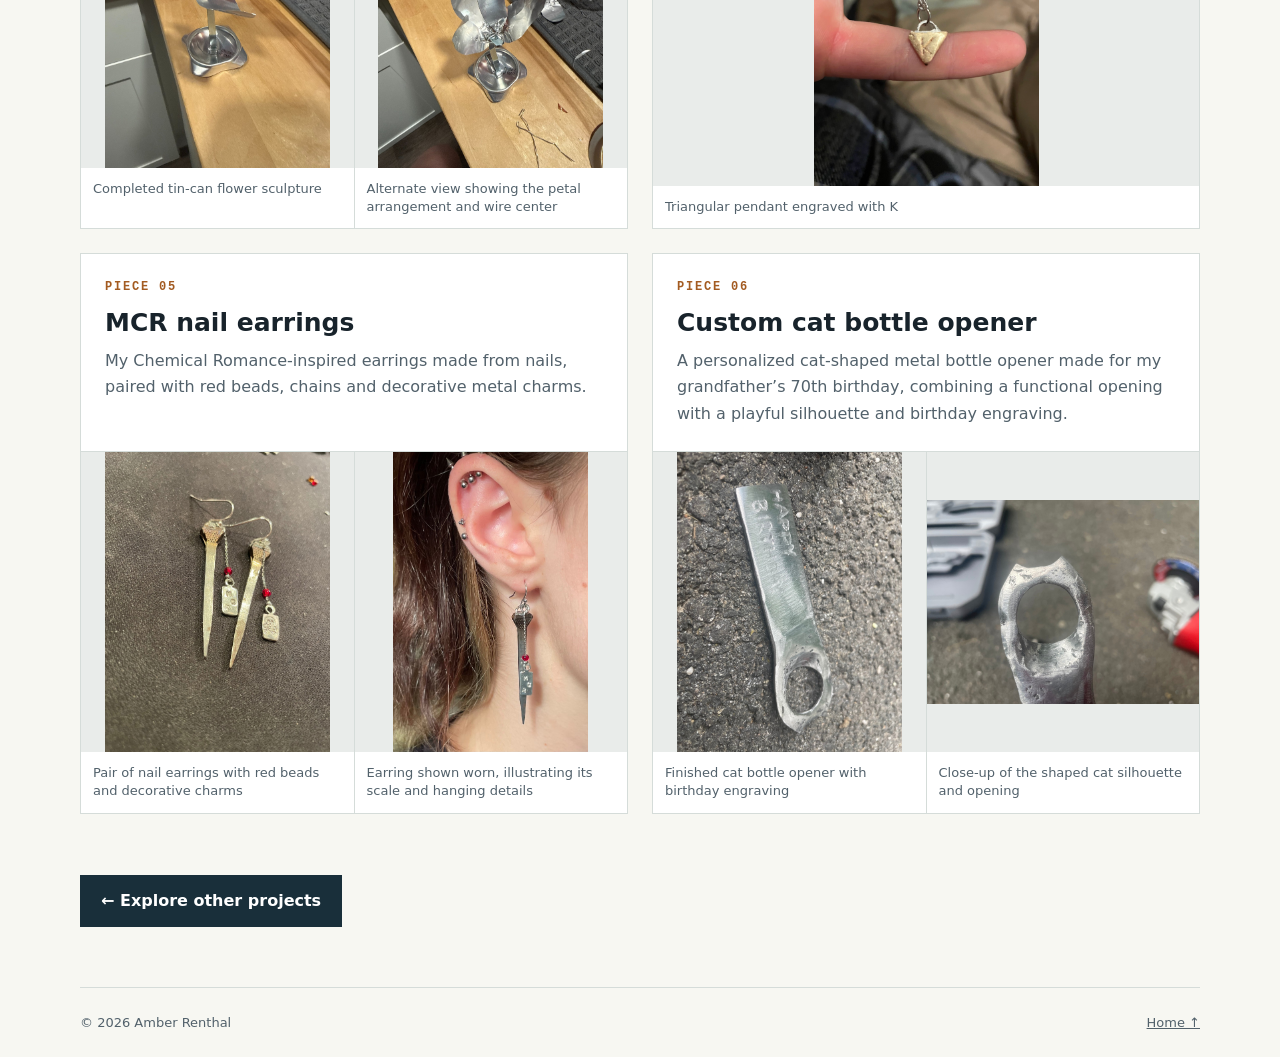
<file: metalworking.html>
<!DOCTYPE html>
<html lang="en"><head><meta charset="utf-8"/><meta content="width=device-width,initial-scale=1" name="viewport"/><title>Metalworking, Crafts &amp; Art | Amber Renthal</title><link href="style.css" rel="stylesheet"/></head><body><a class="skip" href="#main">Skip to content</a><header><nav aria-label="Main navigation" class="wrap"><a class="brand" href="index.html">AR<span>.</span></a><div class="detail-nav"><a href="index.html#projects">Projects</a><a href="index.html#experience">Experience</a><a href="index.html#contact">Contact</a></div></nav></header><main class="wrap case" id="main"><a class="back" href="index.html#projects">← All projects</a><p class="eyebrow">SELECTED WORK / Welding · forging · plasma cutting · woodworking</p><h1>Metalworking, Crafts &amp; Art</h1><p class="lead muted">Personal creative work</p><div class="craft-intro"><h2>Creative fabrication</h2><p>I enjoy turning everyday materials and scrap metal into functional objects, jewelry, and sculptural pieces. These personal projects explore the relationship between material, form, and craftsmanship.</p><p class="tag">METALWORKING · JEWELRY · REPURPOSED MATERIALS · PERSONAL DESIGN</p></div><section class="case-section"><h2>Portfolio collection</h2><p class="muted">Six personal projects. Select any photograph to view a larger version.</p><div class="craft-grid"><article class="craft-card"><div class="craft-copy"><p class="tag">PIECE 01</p><h3>Custom silver charm bracelet</h3><p>A personalized silver charm bracelet with miniature charms, including a ballet slipper. This piece brings together small-scale detailing and wearable design.</p></div><div class="craft-photos"><figure><a href="metalworking/charm-bracelet.jpg"><img alt="Completed silver charm bracelet" loading="lazy" src="metalworking/charm-bracelet.jpg"/></a><figcaption>Completed silver charm bracelet</figcaption></figure><figure><a href="metalworking/ballet-slipper.jpg"><img alt="Detail of the miniature ballet slipper charm" loading="lazy" src="metalworking/ballet-slipper.jpg"/></a><figcaption>Detail of the miniature ballet slipper charm</figcaption></figure></div></article><article class="craft-card"><div class="craft-copy"><p class="tag">PIECE 02</p><h3>Scrap-metal solar system necklace</h3><p>A washer transformed into a pendant using scrap metal, epoxy, and bearing elements arranged to represent a miniature solar system.</p></div><div class="craft-photos single"><figure><a href="metalworking/solar-system.jpg"><img alt="Washer pendant with a miniature bearing solar system" loading="lazy" src="metalworking/solar-system.jpg"/></a><figcaption>Washer pendant with a miniature bearing solar system</figcaption></figure></div></article><article class="craft-card"><div class="craft-copy"><p class="tag">PIECE 03</p><h3>Tin-can flower</h3><p>A sculptural flower made from a repurposed tin can, with shaped metal petals, a wire center, and a freestanding base.</p></div><div class="craft-photos"><figure><a href="metalworking/tin-can-flower.jpg"><img alt="Completed tin-can flower sculpture" loading="lazy" src="metalworking/tin-can-flower.jpg"/></a><figcaption>Completed tin-can flower sculpture</figcaption></figure><figure><a href="metalworking/flower-detail.jpg"><img alt="Alternate view showing the petal arrangement and wire center" loading="lazy" src="metalworking/flower-detail.jpg"/></a><figcaption>Alternate view showing the petal arrangement and wire center</figcaption></figure></div></article><article class="craft-card"><div class="craft-copy"><p class="tag">PIECE 04</p><h3>Smelted bullet-shell necklace</h3><p>A triangular pendant made from smelted bullet-shell material and engraved with the initial K.</p></div><div class="craft-photos single"><figure><a href="metalworking/engraved-k.jpg"><img alt="Triangular pendant engraved with K" loading="lazy" src="metalworking/engraved-k.jpg"/></a><figcaption>Triangular pendant engraved with K</figcaption></figure></div></article><article class="craft-card"><div class="craft-copy"><p class="tag">PIECE 05</p><h3>MCR nail earrings</h3><p>My Chemical Romance-inspired earrings made from nails, paired with red beads, chains and decorative metal charms.</p></div><div class="craft-photos"><figure><a href="metalworking/mcr-earrings.jpg"><img alt="Pair of nail earrings with red beads and decorative charms" loading="lazy" src="metalworking/mcr-earrings.jpg"/></a><figcaption>Pair of nail earrings with red beads and decorative charms</figcaption></figure><figure><a href="metalworking/mcr-worn.jpg"><img alt="Earring shown worn, illustrating its scale and hanging details" loading="lazy" src="metalworking/mcr-worn.jpg"/></a><figcaption>Earring shown worn, illustrating its scale and hanging details</figcaption></figure></div></article><article class="craft-card"><div class="craft-copy"><p class="tag">PIECE 06</p><h3>Custom cat bottle opener</h3><p>A personalized cat-shaped metal bottle opener made for my grandfather’s 70th birthday, combining a functional opening with a playful silhouette and birthday engraving.</p></div><div class="craft-photos"><figure><a href="metalworking/cat-opener.jpg"><img alt="Finished cat bottle opener with birthday engraving" loading="lazy" src="metalworking/cat-opener.jpg"/></a><figcaption>Finished cat bottle opener with birthday engraving</figcaption></figure><figure><a href="metalworking/cat-detail.jpg"><img alt="Close-up of the shaped cat silhouette and opening" loading="lazy" src="metalworking/cat-detail.jpg"/></a><figcaption>Close-up of the shaped cat silhouette and opening</figcaption></figure></div></article></div></section><div class="case-end"><a class="btn" href="index.html#projects">← Explore other projects</a></div></main><footer class="wrap"><span>© 2026 Amber Renthal</span><a href="index.html">Home ↑</a></footer></body></html>
</file>
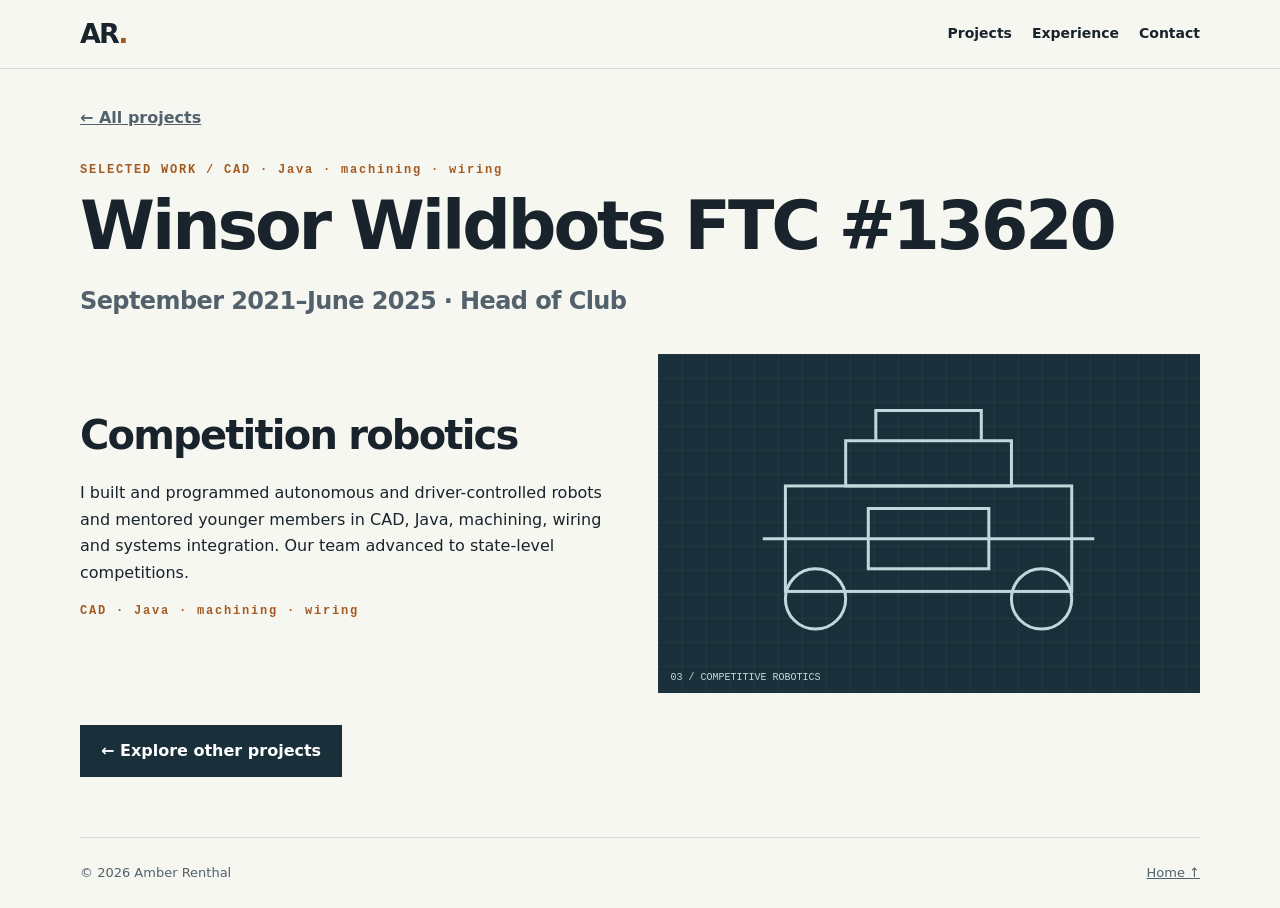
<file: wildbots.html>
<!doctype html><html lang="en"><head><meta charset="utf-8"><meta name="viewport" content="width=device-width,initial-scale=1"><title>Winsor Wildbots FTC #13620 | Amber Renthal</title><link rel="stylesheet" href="style.css"></head><body><a class="skip" href="#main">Skip to content</a><header><nav class="wrap" aria-label="Main navigation"><a class="brand" href="index.html">AR<span>.</span></a><div class="detail-nav"><a href="index.html#projects">Projects</a><a href="index.html#experience">Experience</a><a href="index.html#contact">Contact</a></div></nav></header><main id="main" class="wrap case"><a class="back" href="index.html#projects">← All projects</a><p class="eyebrow">SELECTED WORK / CAD · Java · machining · wiring</p><h1>Winsor Wildbots FTC #13620</h1><p class="lead muted">September 2021–June 2025 · Head of Club</p><div class="case-intro"><div><h2>Competition robotics</h2><p>I built and programmed autonomous and driver-controlled robots and mentored younger members in CAD, Java, machining, wiring and systems integration. Our team advanced to state-level competitions.</p><p class="tag">CAD · Java · machining · wiring</p></div><div aria-hidden="true" class="project-art"><svg fill="none" stroke="currentColor" stroke-width="2" viewbox="0 0 300 180"><rect height="70" width="190" x="55" y="65"></rect><rect height="30" width="110" x="95" y="35"></rect><path d="M115 35V15h70v20M110 80h80v40h-80z M40 100h220"></path><circle cx="75" cy="140" r="20"></circle><circle cx="225" cy="140" r="20"></circle></svg><span>03 / COMPETITIVE ROBOTICS</span></div></div><div class="case-end"><a class="btn" href="index.html#projects">← Explore other projects</a></div></main><footer class="wrap"><span>© 2026 Amber Renthal</span><a href="index.html">Home ↑</a></footer></body></html>
</file>
<file: style.css>
:root{--ink:#18232b;--muted:#52616b;--paper:#f7f7f2;--accent:#a35b21;--line:#d5dcd9;--dark:#192f3a}*{box-sizing:border-box}html{scroll-behavior:smooth;scroll-padding-top:90px}body{margin:0;background:var(--paper);color:var(--ink);font:16px/1.65 system-ui,-apple-system,sans-serif}a{color:inherit}a:focus-visible,button:focus-visible,summary:focus-visible{outline:3px solid var(--accent);outline-offset:5px}.wrap{width:min(1120px,calc(100% - 48px));margin:auto}header{position:sticky;top:0;background:var(--paper);border-bottom:1px solid var(--line);z-index:5}nav{display:flex;align-items:center;justify-content:space-between;min-height:68px}.brand{font-size:27px;font-weight:850;text-decoration:none;letter-spacing:-2px}.brand span,h1 span,h2 span{color:var(--accent)}#links{display:flex;gap:25px}#links a{text-decoration:none;font-size:14px;font-weight:600}#links a:hover{color:var(--accent)}#menu{display:none}.hero{min-height:590px;display:grid;grid-template-columns:1.05fr 1fr;gap:50px;align-items:center;padding-block:70px}.eyebrow,.tag{font:600 12px/1.5 ui-monospace,Consolas,monospace;letter-spacing:1.8px;color:var(--accent)}h1,h2,h3,p{margin-top:0}h1{font-size:clamp(60px,9vw,115px);line-height:.91;letter-spacing:-.075em;margin:25px 0}h2{font-size:clamp(32px,5vw,52px);line-height:1.05;letter-spacing:-.045em;margin-bottom:24px}h3{font-size:21px;line-height:1.2}.lead{font-size:24px;font-weight:650;letter-spacing:-.6px;margin-bottom:8px}.intro,.muted{color:var(--muted)}.intro{max-width:460px}.actions{display:flex;flex-wrap:wrap;gap:12px;margin-top:28px}.btn{display:inline-block;background:var(--dark);color:white;padding:12px 20px;text-decoration:none;font-weight:650;border:1px solid var(--dark)}.secondary{background:transparent;color:var(--dark)}.btn:hover{background:var(--accent);border-color:var(--accent);color:white}.drawing,.project-art{background-color:var(--dark);background-image:linear-gradient(#ffffff0a 1px,transparent 1px),linear-gradient(90deg,#ffffff0a 1px,transparent 1px);background-size:24px 24px;color:#c2d7db}.drawing{padding:20px;border:1px solid #36515a}.drawing svg{width:100%;display:block}.drawing-label{display:flex;justify-content:space-between;border-top:1px solid #ffffff30;padding-top:12px;font:11px monospace;letter-spacing:1px}.section{padding-block:68px;border-top:1px solid var(--line)}.split{display:grid;grid-template-columns:1fr 1fr;gap:50px}.large{font-size:24px;font-weight:550;line-height:1.45}.projects{display:grid;grid-template-columns:repeat(3,1fr);gap:18px;margin-top:28px}.projects article,.skillgrid>div{border:1px solid var(--line);background:white}.project-art{position:relative;aspect-ratio:1.6;display:grid;place-items:center}.project-art svg{width:85%;height:80%}.project-art span{position:absolute;bottom:10px;left:13px;font:10px monospace}.project-copy{padding:22px}.project-copy p{font-size:14px}.project-copy .tag{font-size:10px;letter-spacing:1px}details{border-top:1px solid var(--line);padding-top:10px}summary{cursor:pointer;font-weight:650;font-size:14px}details p{margin:12px 0}.timeline{border-left:2px solid var(--line);padding-left:26px;display:grid;gap:24px}.timeline>div{position:relative}.timeline>div:before{content:'';position:absolute;left:-32px;top:5px;width:10px;height:10px;background:var(--accent);border-radius:50%}.timeline h3{margin-bottom:4px}.skillgrid{display:grid;grid-template-columns:repeat(4,1fr);gap:14px}.skillgrid>div{padding:20px}.skillgrid p{color:var(--muted);font-size:14px;margin-bottom:0}footer{display:flex;justify-content:space-between;border-top:1px solid var(--line);padding-block:24px;font-size:13px;color:var(--muted)}.skip{position:absolute;left:-9999px}.skip:focus{left:10px;top:10px;background:white;z-index:20;padding:10px}@media(max-width:800px){.hero{grid-template-columns:1fr;gap:30px;min-height:0}.drawing{max-width:500px}.projects{grid-template-columns:1fr 1fr}.skillgrid{grid-template-columns:1fr 1fr}#menu{display:block;background:none;border:1px solid var(--line);padding:8px 12px;color:var(--ink)}#links{display:none;position:absolute;top:68px;left:0;right:0;background:var(--paper);padding:20px 24px;border-bottom:1px solid var(--line);flex-direction:column}#links.open{display:flex}}@media(max-width:520px){.wrap{width:calc(100% - 32px)}.hero,.section{padding-block:45px}.projects,.split,.skillgrid{grid-template-columns:1fr;gap:16px}.drawing-label{font-size:9px}}@media(prefers-reduced-motion:reduce){html{scroll-behavior:auto}}

#links{gap:18px}.project-art img{width:100%;height:100%;object-fit:cover}.skillgrid{grid-template-columns:repeat(auto-fit,minmax(180px,1fr))}@media(max-width:520px){.skillgrid{grid-template-columns:1fr}}

/* Compact introduction and work-first layout */
.hero{min-height:0;grid-template-columns:minmax(0,1fr) 220px;gap:40px;padding-block:34px;align-items:center}.hero h1{font-size:clamp(32px,4.2vw,50px);line-height:1.1;letter-spacing:-.045em;margin:8px 0 12px}.hero .eyebrow{margin-bottom:0}.hero .lead{font-size:20px}.hero .intro{max-width:650px;margin-bottom:0}.hero .actions{margin-top:18px}.portrait{margin:0;justify-self:end;width:200px;max-width:100%;padding:5px;border:1px solid var(--line);background:white}.portrait img{display:block;width:100%;height:auto;aspect-ratio:1;object-fit:cover}.section{padding-block:48px}#projects h2,#experience h2{font-size:clamp(36px,5vw,56px)}.projects{grid-template-columns:repeat(2,minmax(0,1fr));gap:22px}.project-photo{margin:0;background:var(--dark);position:relative;aspect-ratio:1.6;overflow:hidden}.project-photo img{display:block;width:100%;height:100%;object-fit:cover;object-position:center 58%}.project-photo figcaption{position:absolute;bottom:0;left:0;background:var(--dark);color:#d5e4e7;padding:8px 12px;font:10px monospace}.project-copy h3{font-size:24px}.timeline{gap:20px}.timeline>div>p:last-child{margin-bottom:0}@media(max-width:800px){.hero{grid-template-columns:minmax(0,1fr) 150px;gap:20px}.portrait{width:150px}}@media(max-width:520px){.hero{grid-template-columns:1fr;gap:18px;padding-block:26px}.portrait{grid-row:1;justify-self:start;width:116px}.projects{grid-template-columns:1fr}.section{padding-block:36px}.hero .actions{margin-top:16px}}

/* Dedicated project pages */
.project-cover,.project-title{display:block;text-decoration:none}.project-title:hover,.project-link:hover{color:var(--accent)}.project-link{display:inline-block;border-top:1px solid var(--line);padding-top:12px;font-weight:700;text-decoration:none;color:var(--dark);width:100%}.featured{grid-column:1/-1;display:grid;grid-template-columns:1fr 1fr;align-items:center}.featured .project-photo{aspect-ratio:1.65}.featured .project-copy{padding:32px}.featured h3{font-size:clamp(25px,4vw,38px)}.detail-nav{display:flex;gap:20px;font-size:14px;font-weight:650}.detail-nav a{text-decoration:none}.case{padding-block:36px 60px}.case h1{font-size:clamp(36px,6vw,68px);line-height:1.04;letter-spacing:-.045em;margin:12px 0 20px}.case .back{display:inline-block;margin-bottom:30px;font-weight:650;color:var(--muted)}.case-intro{display:grid;grid-template-columns:1fr 1fr;gap:35px;align-items:center;margin:32px 0}.case-intro h2,.case-section h2{font-size:clamp(27px,4vw,40px)}.case-image{margin:0;background:white;border:1px solid var(--line);padding:10px}.case-image img{display:block;width:100%;height:auto}.case-image figcaption,.gallery figcaption{font-size:13px;color:var(--muted);padding:8px}.metrics{display:grid;grid-template-columns:repeat(4,1fr);gap:12px;margin:28px 0}.metrics>div{background:var(--dark);color:white;padding:20px}.metrics strong{display:block;font-size:34px;line-height:1.2}.metrics span{font-size:13px;color:#d7e4e7}.case-section{padding:36px 0;border-top:1px solid var(--line)}.gallery{display:grid;grid-template-columns:repeat(3,minmax(0,1fr));gap:16px}.gallery figure{margin:0;background:white;border:1px solid var(--line)}.gallery img{display:block;width:100%;height:260px;object-fit:contain;background:#e9ecea}.gallery a{display:block}.table-scroll{overflow-x:auto}table{width:100%;border-collapse:collapse;background:white;margin:15px 0}th,td{padding:12px;text-align:left;border-bottom:1px solid var(--line)}thead{background:var(--dark);color:white}tbody th{font-weight:600}.bar-track{display:inline-block;width:85px;height:9px;background:#e1e6e4;margin-right:10px}.bar-track span{display:block;height:100%;background:var(--accent)}.doclinks{display:flex;gap:10px;flex-wrap:wrap}.case-end{margin-top:25px}@media(max-width:700px){.featured,.case-intro{grid-template-columns:1fr}.metrics,.gallery{grid-template-columns:repeat(2,minmax(0,1fr))}.gallery img{height:180px}.detail-nav{gap:10px;font-size:12px}}@media(max-width:400px){.gallery{grid-template-columns:1fr}.metrics strong{font-size:26px}}

.restricted{background:var(--dark);color:#e2e9ed;padding:24px;text-align:center;aspect-ratio:1.6}.restricted-inner{max-width:300px}.restricted .restricted-inner svg{width:38px;height:38px;color:#d7b28a;display:block;margin:0 auto 10px}.restricted strong{display:block;font-size:18px}.restricted p{font-size:13px;margin:8px 0 0;color:#d2dfe4}.case-section li{margin-bottom:8px}

/* Metalworking collection */
.craft-intro{max-width:760px;margin:32px 0}.craft-intro h2{font-size:clamp(27px,4vw,40px)}.craft-grid{display:grid;grid-template-columns:repeat(2,minmax(0,1fr));gap:24px}.craft-card{background:white;border:1px solid var(--line);min-width:0;display:flex;flex-direction:column}.craft-copy{padding:24px}.craft-copy h3{font-size:25px;margin-bottom:10px}.craft-copy p:last-child{margin-bottom:0;color:var(--muted)}.craft-photos{margin-top:auto;display:grid;grid-template-columns:repeat(2,minmax(0,1fr));gap:1px;background:var(--line);border-top:1px solid var(--line)}.craft-photos.single{grid-template-columns:1fr}.craft-photos figure{margin:0;background:white;min-width:0}.craft-photos a{display:block;background:#e9ecea}.craft-photos img{display:block;width:100%;height:300px;object-fit:contain}.craft-photos figcaption{padding:12px;font-size:13px;line-height:1.4;color:var(--muted)}.craft-cover img{object-position:center 45%}@media(max-width:750px){.craft-grid{grid-template-columns:1fr}}@media(max-width:420px){.craft-photos img{height:210px}.craft-copy{padding:18px}}
</file>
